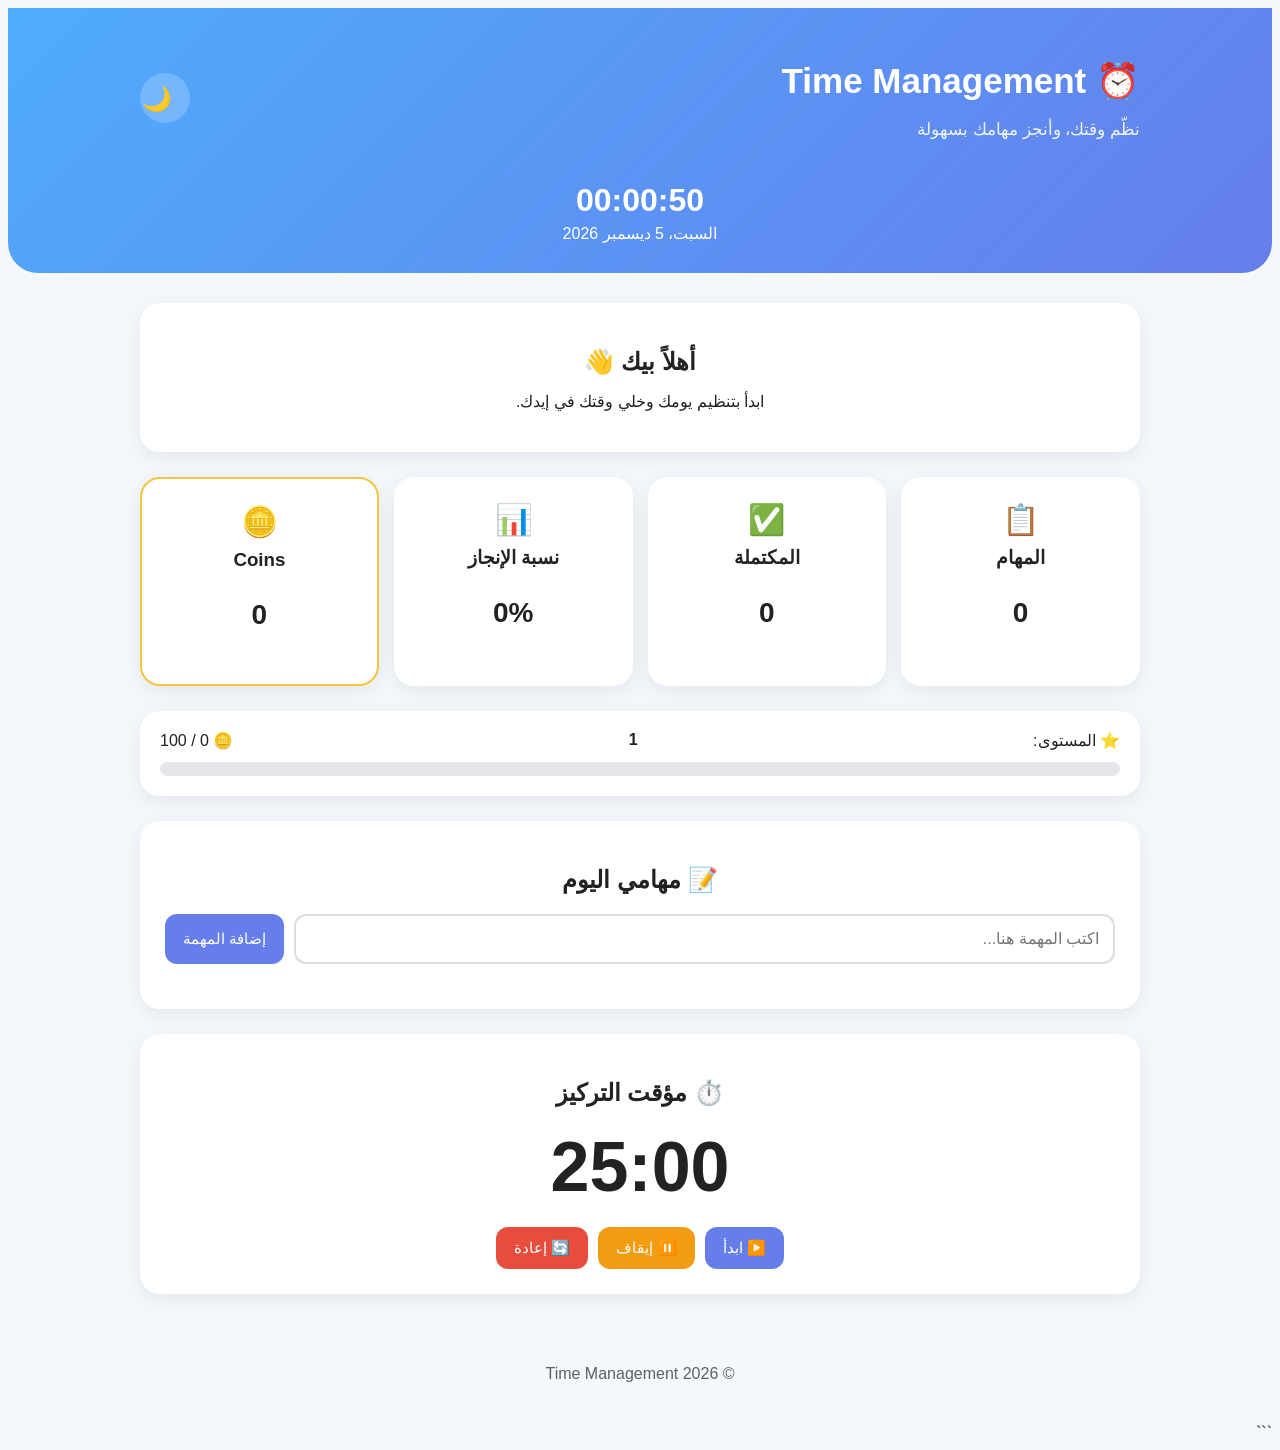
<file: docs/index.html>
<!DOCTYPE html>
<html lang="ar" dir="rtl">

<head>

    <meta charset="UTF-8">

    <meta name="google-site-verification" content="jQDLxcIL9oKb_P-wO8Ixi3JoksQyZqPMIhPfdotgAvU">
   
    <meta name="viewport"
        content="width=device-width, initial-scale=1.0">

    <title>Time Management</title>

    <link rel="stylesheet" href="style.css">

</head>

<body>

<header>

    <div class="header-top">

        <div>
            <h1>⏰ Time Management</h1>

            <p>
                نظّم وقتك، وأنجز مهامك بسهولة
            </p>
        </div>

        <button
            class="theme-button"
            onclick="toggleDarkMode()"
            id="themeButton">
            🌙
        </button>

    </div>

    <div class="date-box">

        <div id="clock">
            00:00:00
        </div>

        <div id="date">
            ...
        </div>

    </div>

</header>


<main>

    <section class="welcome">

        <h2>أهلاً بيك 👋</h2>

        <p>
            ابدأ بتنظيم يومك وخلي وقتك في إيدك.
        </p>

    </section>


    <section class="stats">

        <div class="card">

            <span>📋</span>

            <h3>المهام</h3>

            <p id="taskCount">
                0
            </p>

        </div>


        <div class="card">

            <span>✅</span>

            <h3>المكتملة</h3>

            <p id="completedCount">
                0
            </p>

        </div>


        <div class="card">

            <span>📊</span>

            <h3>نسبة الإنجاز</h3>

            <p id="progress">
                0%
            </p>

        </div>


        <div class="card coins-card">

            <span>🪙</span>

            <h3>Coins</h3>

            <p id="coins">
                0
            </p>

        </div>

    </section>


    <section class="level-section">

        <div class="level-info">

            <span>
                ⭐ المستوى:
            </span>

            <strong id="level">
                1
            </strong>

            <span>
                🪙 <span id="levelCoins">0</span> / 100
            </span>

        </div>

        <div class="level-bar">

            <div
                id="levelProgress"
                class="level-progress">
            </div>

        </div>

    </section>


    <section class="tasks">

        <h2>📝 مهامي اليوم</h2>


        <div class="task-input">

            <input
                type="text"
                id="taskInput"
                placeholder="اكتب المهمة هنا...">

            <button onclick="addTask()">
                إضافة المهمة
            </button>

        </div>


        <ul id="taskList"></ul>

    </section>


    <section class="timer">

        <h2>⏱️ مؤقت التركيز</h2>

        <div id="timerDisplay">
            25:00
        </div>


        <div class="timer-buttons">

            <button onclick="startTimer()">
                ▶️ ابدأ
            </button>

            <button onclick="pauseTimer()">
                ⏸️ إيقاف
            </button>

            <button onclick="resetTimer()">
                🔄 إعادة
            </button>

        </div>

    </section>

</main>


<footer>

    <p>
        © 2026 Time Management
    </p>

</footer>


<script src="script.js"></script>

</body>

</html>
```
</file>
<file: docs/style.css>
```css
* {
    box-sizing: border-box;
    margin: 0;
    padding: 0;
}

body {
    font-family: Arial, sans-serif;
    background: #f4f7fb;
    color: #222;
    min-height: 100vh;
    transition: 0.3s;
}

header {
    background: linear-gradient(
        135deg,
        #4facfe,
        #667eea
    );

    color: white;
    padding: 30px;
    border-radius: 0 0 30px 30px;
}

.header-top {
    max-width: 1000px;
    margin: auto;

    display: flex;
    justify-content: space-between;
    align-items: center;
}

header h1 {
    font-size: 35px;
    margin-bottom: 8px;
}

header p {
    font-size: 17px;
    opacity: 0.9;
}

.theme-button {
    width: 50px;
    height: 50px;

    border: none;
    border-radius: 50%;

    background: rgba(255, 255, 255, 0.2);
    color: white;

    font-size: 24px;
    cursor: pointer;

    transition: 0.3s;
}

.theme-button:hover {
    transform: scale(1.1);
}

.date-box {
    text-align: center;
    margin-top: 25px;
}

#clock {
    font-size: 32px;
    font-weight: bold;
}

#date {
    margin-top: 5px;
    font-size: 16px;
}

main {
    max-width: 1000px;
    margin: 30px auto;
    padding: 0 20px;
}

.welcome {
    background: white;
    padding: 25px;
    border-radius: 20px;
    text-align: center;
    margin-bottom: 25px;

    box-shadow:
        0 5px 20px rgba(0, 0, 0, 0.07);
}

.welcome h2 {
    margin-bottom: 10px;
}

.stats {
    display: grid;

    grid-template-columns:
        repeat(4, 1fr);

    gap: 15px;
    margin-bottom: 25px;
}

.card {
    background: white;
    padding: 25px 15px;
    border-radius: 20px;
    text-align: center;

    box-shadow:
        0 5px 20px rgba(0, 0, 0, 0.07);

    transition: 0.3s;
}

.card:hover {
    transform: translateY(-5px);
}

.card span {
    font-size: 30px;
}

.card h3 {
    margin: 10px 0;
}

.card p {
    font-size: 28px;
    font-weight: bold;
}

.coins-card {
    border: 2px solid #f5c542;
}

.level-section {
    background: white;
    padding: 20px;
    border-radius: 20px;
    margin-bottom: 25px;

    box-shadow:
        0 5px 20px rgba(0, 0, 0, 0.07);
}

.level-info {
    display: flex;
    justify-content: space-between;
    margin-bottom: 12px;
    font-size: 16px;
}

.level-bar {
    height: 14px;
    background: #e5e7eb;
    border-radius: 20px;
    overflow: hidden;
}

.level-progress {
    height: 100%;
    width: 0%;

    background: linear-gradient(
        90deg,
        #f6c453,
        #ff9f43
    );

    border-radius: 20px;
    transition: width 0.5s;
}

.tasks,
.timer {
    background: white;
    padding: 25px;
    border-radius: 20px;
    margin-bottom: 25px;

    box-shadow:
        0 5px 20px rgba(0, 0, 0, 0.07);
}

.tasks h2,
.timer h2 {
    margin-bottom: 20px;
    text-align: center;
}

.task-input {
    display: flex;
    gap: 10px;
    margin-bottom: 20px;
}

.task-input input {
    flex: 1;
    padding: 14px;

    border: 2px solid #ddd;
    border-radius: 12px;

    font-size: 16px;
    outline: none;
}

.task-input input:focus {
    border-color: #667eea;
}

button {
    border: none;
    border-radius: 12px;

    padding: 12px 18px;

    background: #667eea;
    color: white;

    font-size: 15px;
    cursor: pointer;

    transition: 0.2s;
}

button:hover {
    transform: translateY(-2px);
    opacity: 0.9;
}

#taskList {
    list-style: none;
}

#taskList li {
    display: flex;
    align-items: center;
    gap: 12px;

    padding: 14px;
    margin-bottom: 10px;

    background: #f7f8fc;
    border-radius: 12px;
}

.task-name {
    flex: 1;
    font-size: 16px;
}

.completed {
    text-decoration: line-through;
    opacity: 0.5;
}

.delete-btn {
    background: #e74c3c;
    padding: 8px 12px;
}

.timer {
    text-align: center;
}

#timerDisplay {
    font-size: 70px;
    font-weight: bold;

    margin: 20px 0;

    direction: ltr;
}

.timer-buttons {
    display: flex;
    justify-content: center;

    gap: 10px;
    flex-wrap: wrap;
}

.timer-buttons button:nth-child(2) {
    background: #f39c12;
}

.timer-buttons button:nth-child(3) {
    background: #e74c3c;
}

footer {
    text-align: center;
    padding: 25px;
    opacity: 0.7;
}

/* ========================= */
/* الوضع الليلي */
/* ========================= */

body.dark {
    background: #121826;
    color: #eee;
}

body.dark .welcome,
body.dark .card,
body.dark .level-section,
body.dark .tasks,
body.dark .timer {
    background: #1d2638;
    color: #eee;
}

body.dark #taskList li {
    background: #273247;
}

body.dark .task-input input {
    background: #273247;
    color: white;
    border-color: #3d4b66;
}

body.dark .level-bar {
    background: #303b50;
}

/* ========================= */
/* الموبايل */
/* ========================= */

@media (max-width: 700px) {

    header {
        padding: 25px 15px;
    }

    header h1 {
        font-size: 27px;
    }

    .stats {
        grid-template-columns:
            repeat(2, 1fr);
    }

    .task-input {
        flex-direction: column;
    }

    .task-input button {
        width: 100%;
    }

    #timerDisplay {
        font-size: 55px;
    }

    .level-info {
        font-size: 14px;
    }
}
```
</file>
